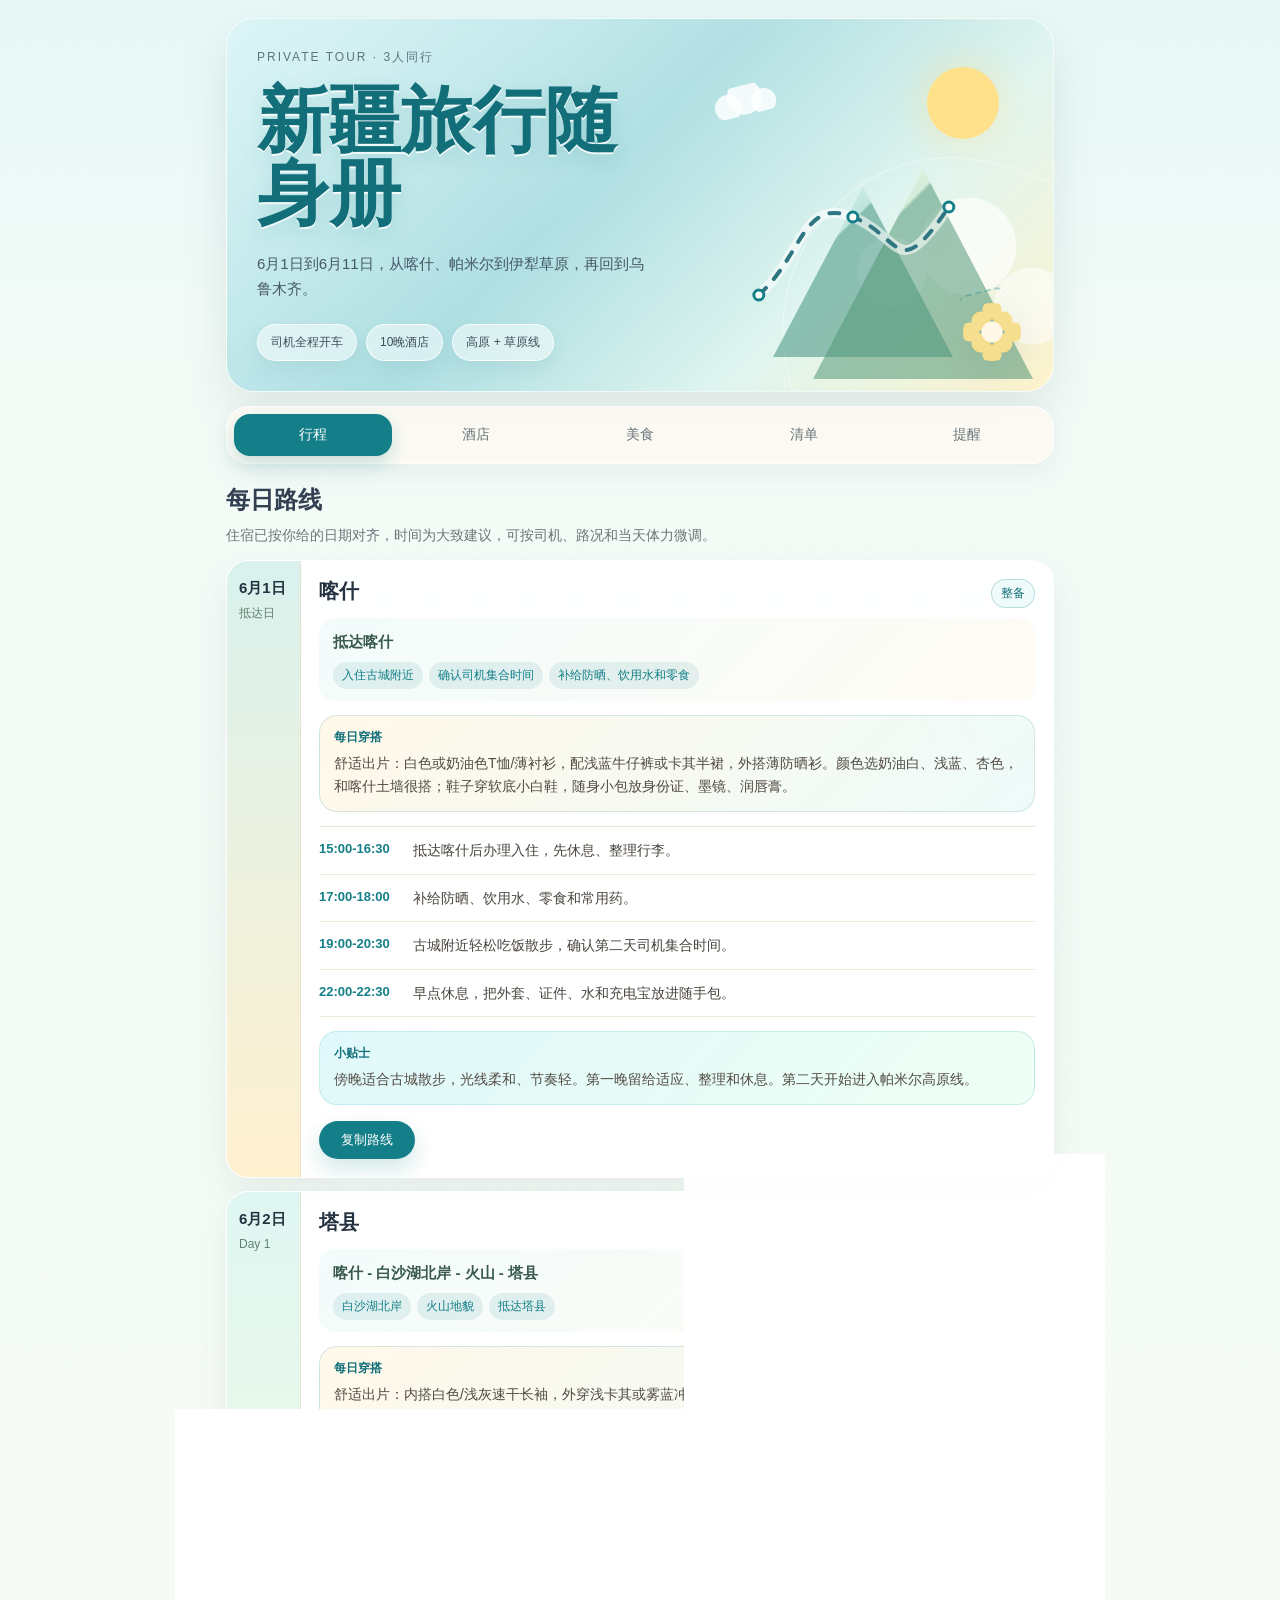
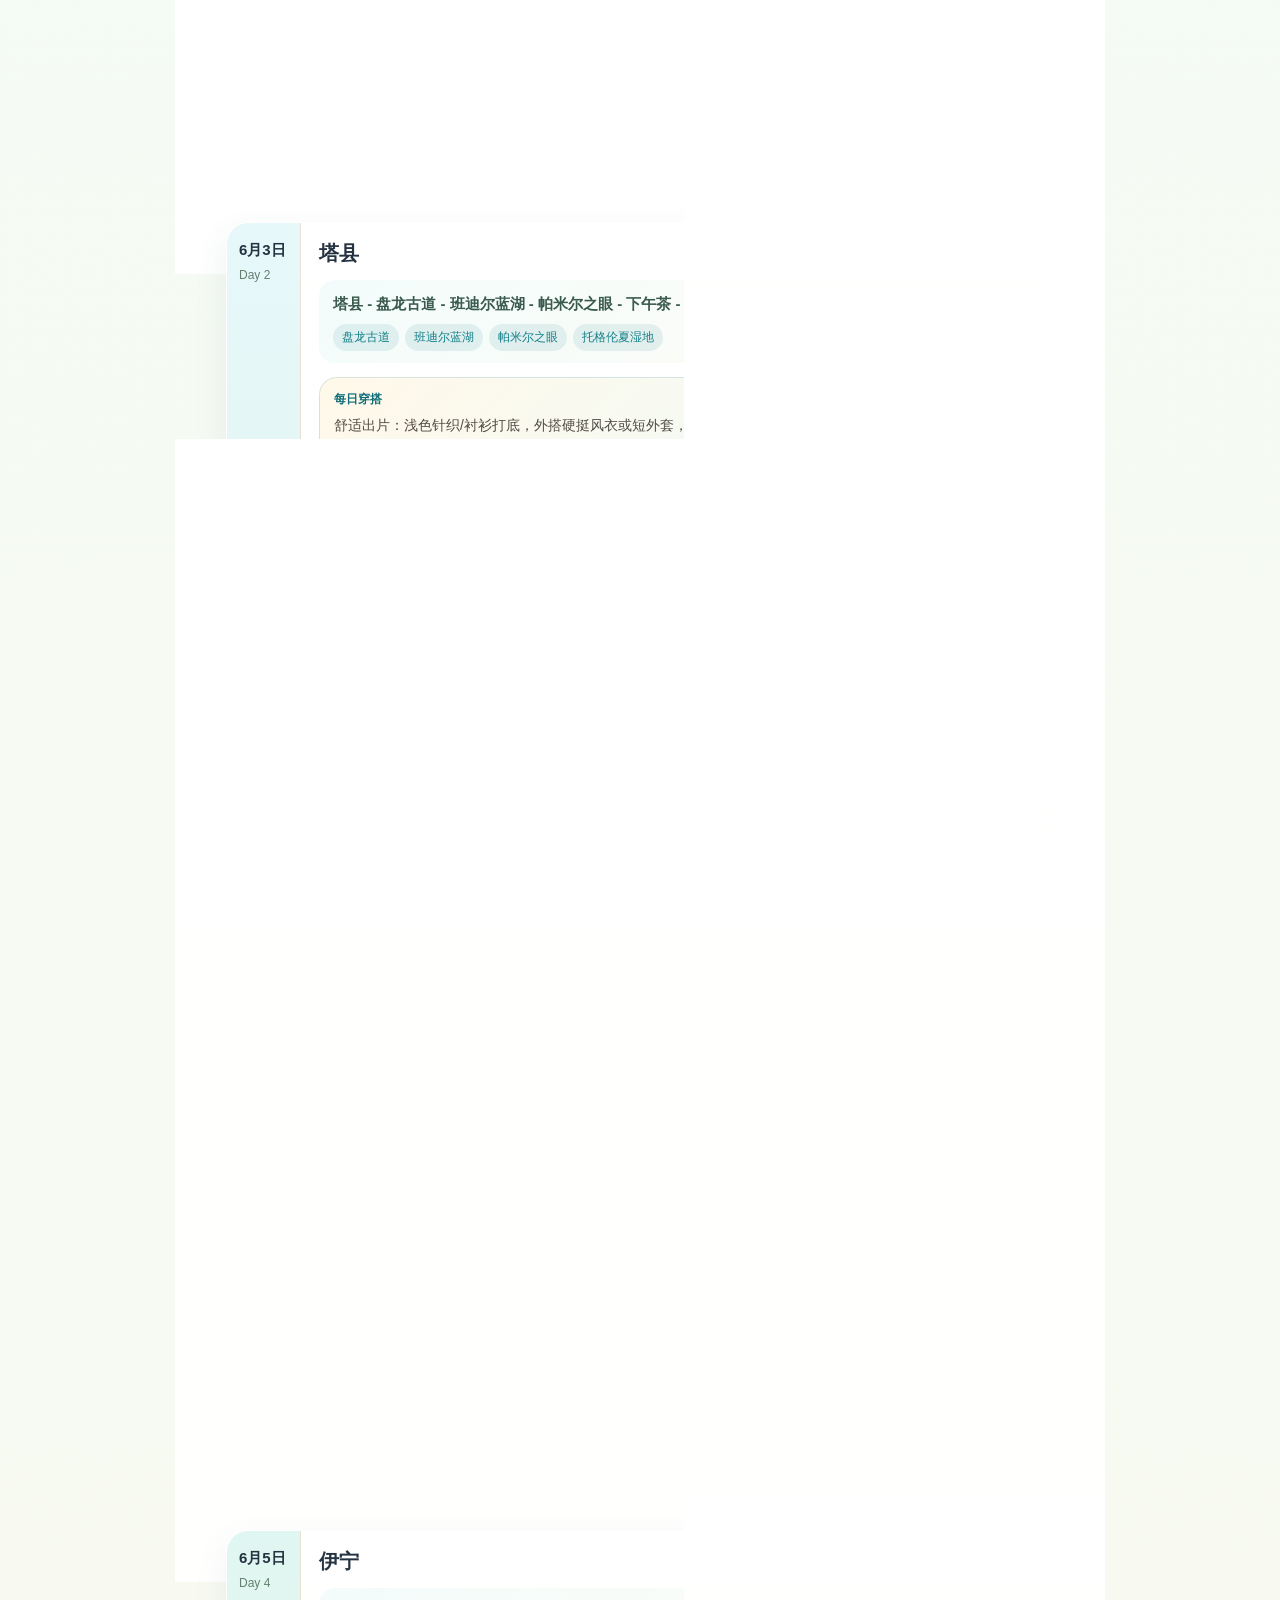
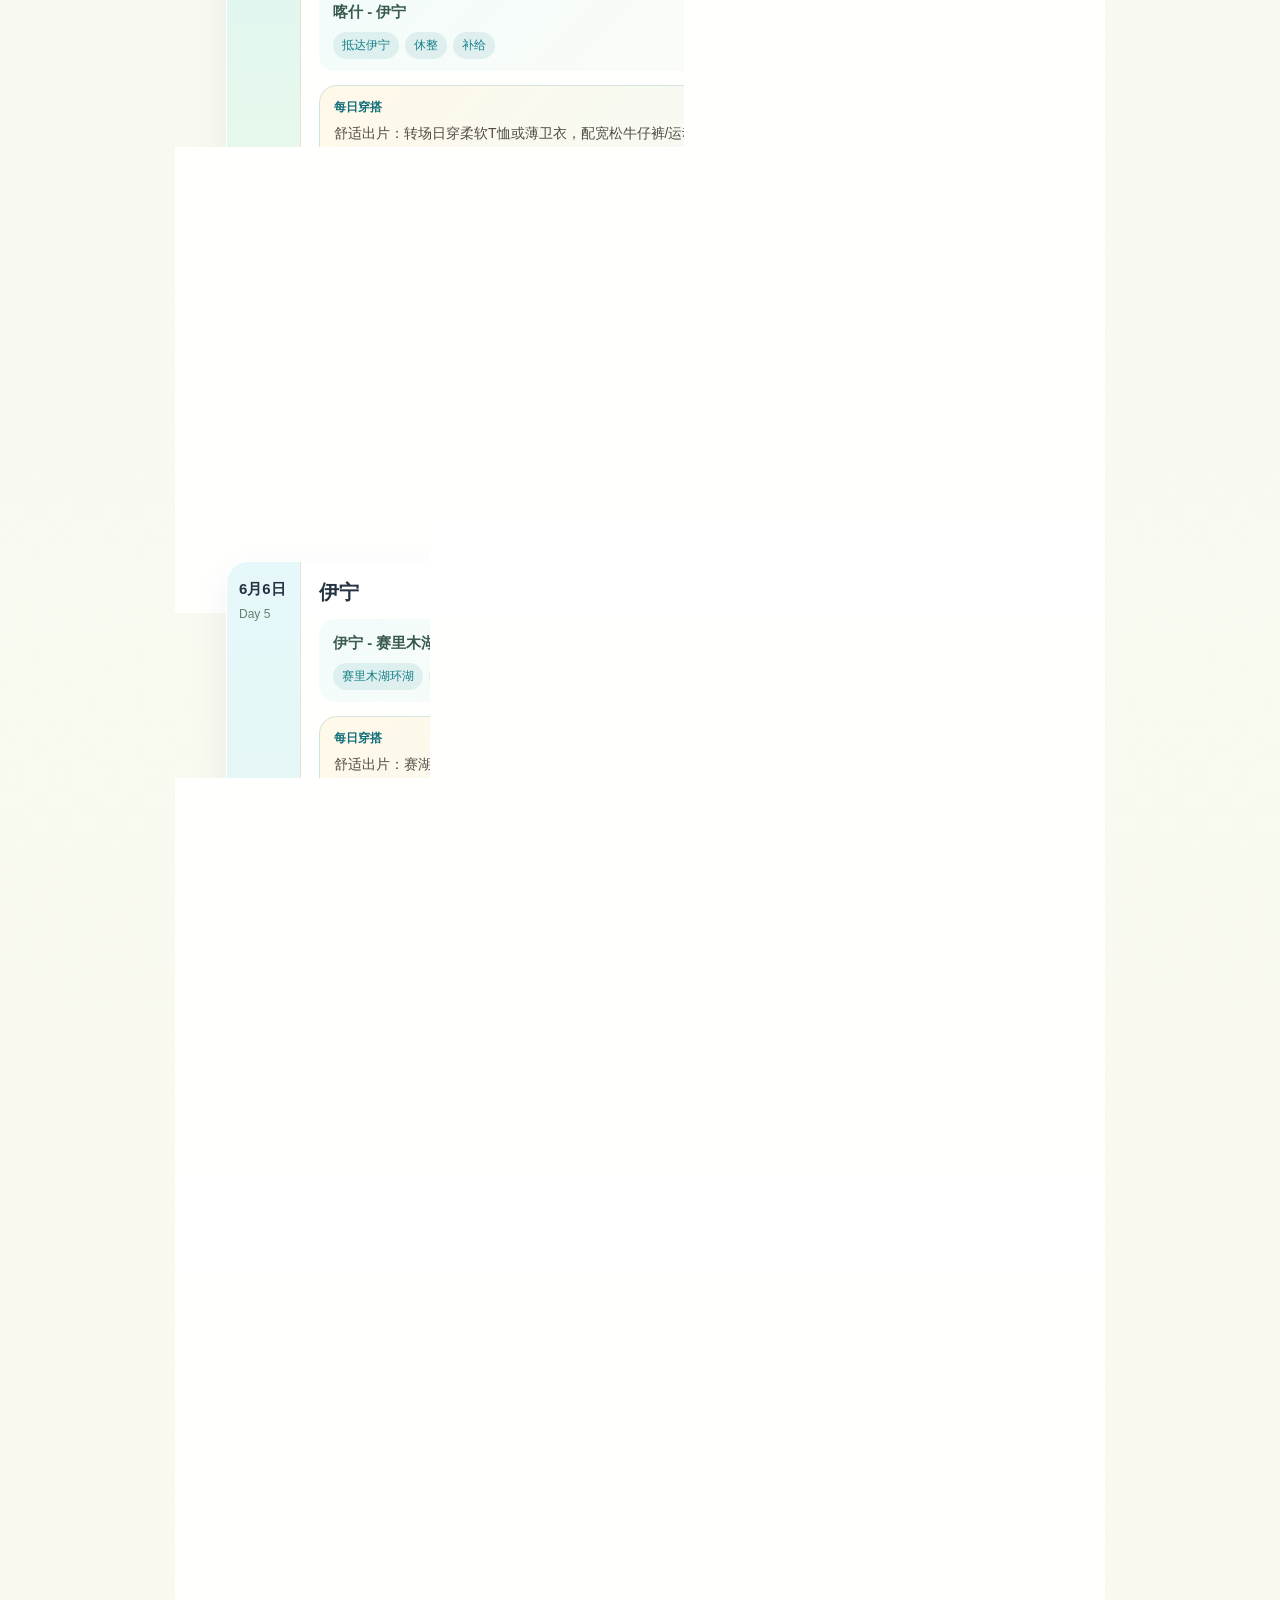
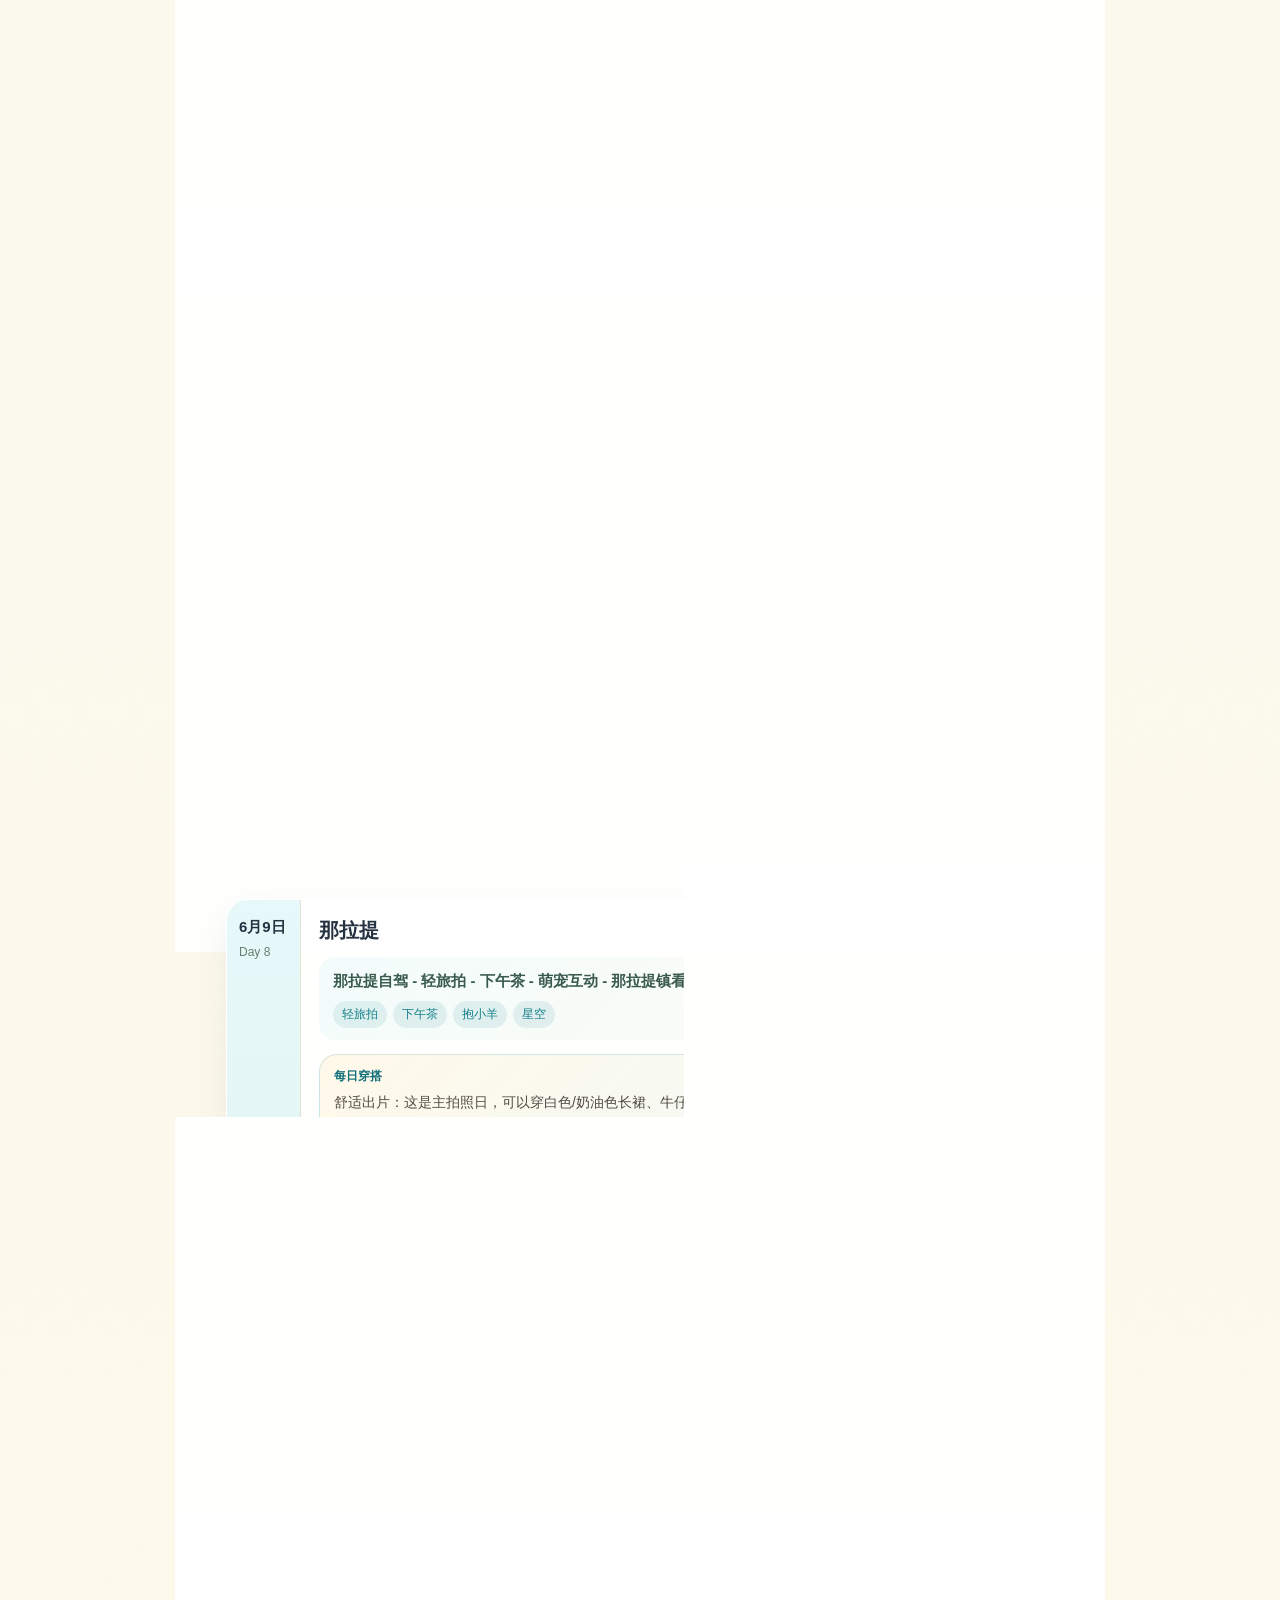
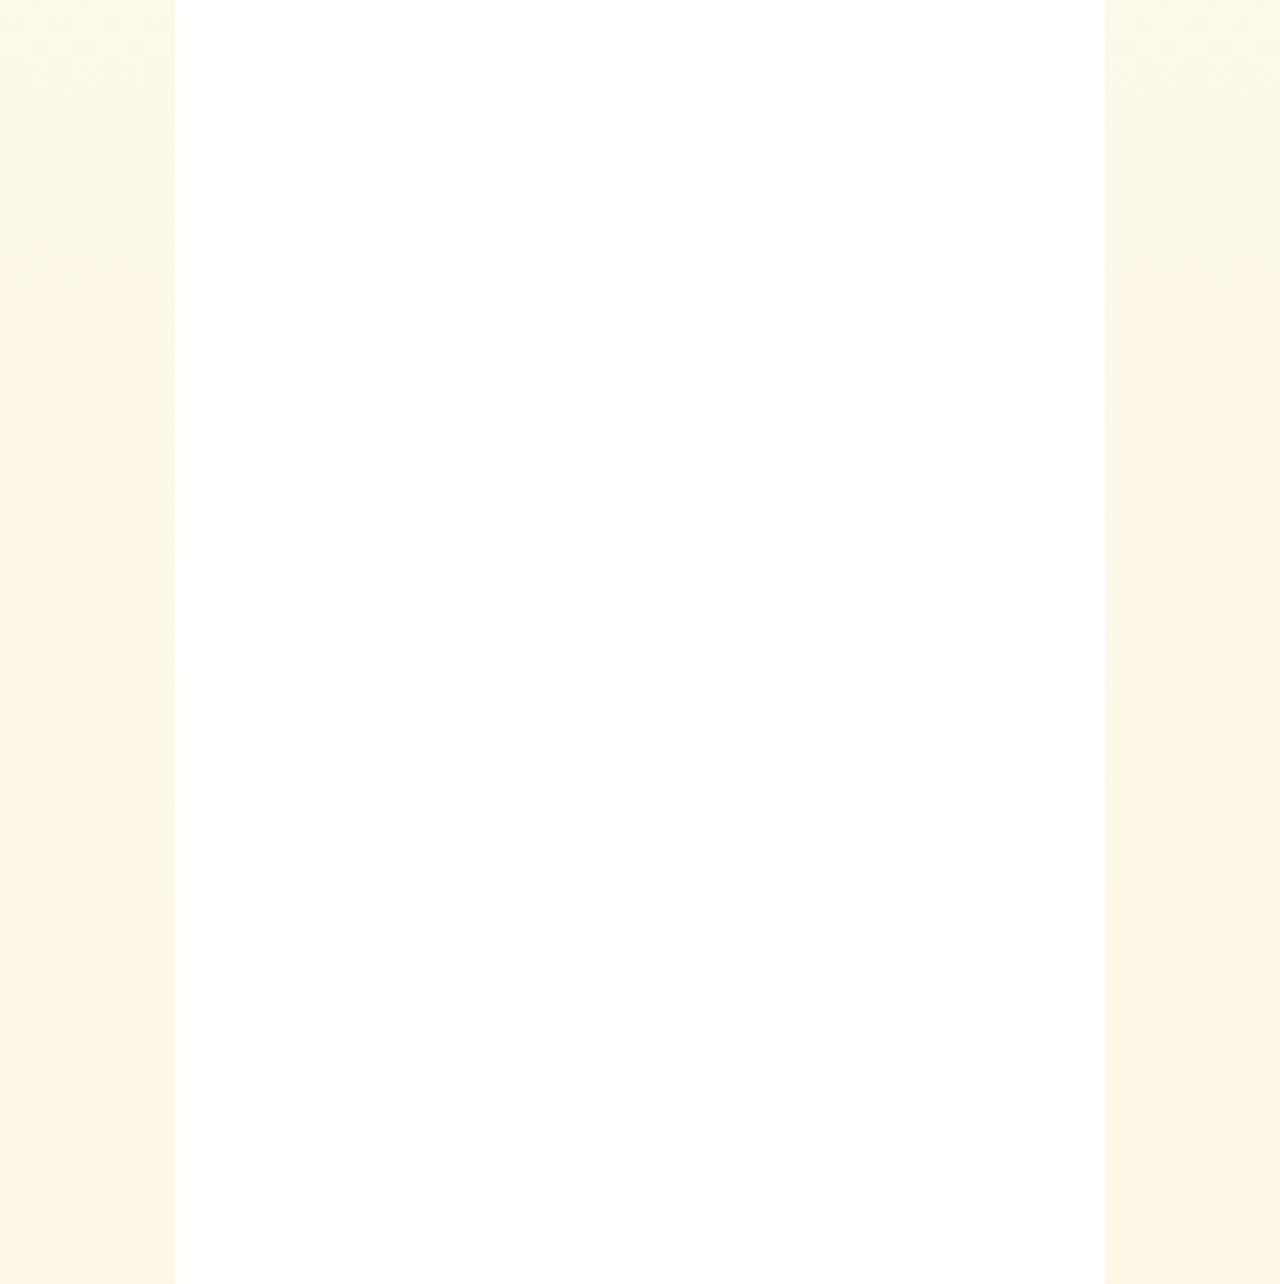
<file: index.html>
<!doctype html>
<html lang="zh-CN">
  <head>
    <meta charset="UTF-8" />
    <meta name="viewport" content="width=device-width, initial-scale=1, viewport-fit=cover" />
    <meta name="theme-color" content="#8fd2d7" />
    <meta name="apple-mobile-web-app-capable" content="yes" />
    <meta name="apple-mobile-web-app-title" content="新疆随身册" />
    <title>新疆旅行随身册</title>
    <link rel="manifest" href="./manifest.webmanifest?v=9" />
    <link rel="stylesheet" href="./styles.css?v=9" />
  </head>
  <body>
    <main class="shell">
      <section class="hero" aria-label="旅行总览">
        <div class="hero-copy">
          <p class="eyebrow">PRIVATE TOUR · 3人同行</p>
          <h1>新疆旅行随身册</h1>
          <p class="hero-text">6月1日到6月11日，从喀什、帕米尔到伊犁草原，再回到乌鲁木齐。</p>
          <div class="hero-stats">
            <span>司机全程开车</span>
            <span>10晚酒店</span>
            <span>高原 + 草原线</span>
          </div>
        </div>
        <div class="route-art" aria-hidden="true">
          <div class="sun"></div>
          <div class="peak peak-a"></div>
          <div class="peak peak-b"></div>
          <svg viewBox="0 0 260 180" role="img">
            <path class="route-shadow" d="M34 134 C78 94, 78 36, 128 56 S171 124, 224 46" />
            <path class="route-line" d="M34 134 C78 94, 78 36, 128 56 S171 124, 224 46" />
            <g class="dots">
              <circle cx="34" cy="134" r="5" />
              <circle cx="128" cy="56" r="5" />
              <circle cx="224" cy="46" r="5" />
            </g>
          </svg>
        </div>
      </section>

      <nav class="tabs" aria-label="页面切换">
        <button class="tab is-active" data-panel="trip" type="button">行程</button>
        <button class="tab" data-panel="hotels" type="button">酒店</button>
        <button class="tab" data-panel="food" type="button">美食</button>
        <button class="tab" data-panel="checklist" type="button">清单</button>
        <button class="tab" data-panel="tips" type="button">提醒</button>
      </nav>

      <section class="panel is-active" id="trip" aria-label="每日行程">
        <div class="section-heading">
          <h2>每日路线</h2>
          <p>住宿已按你给的日期对齐，时间为大致建议，可按司机、路况和当天体力微调。</p>
        </div>
        <div class="timeline" id="tripList"></div>
      </section>

      <section class="panel" id="hotels" aria-label="酒店列表">
        <div class="section-heading">
          <h2>每晚落脚点</h2>
          <p>点击酒店名可复制，后续补地址后可以加一键导航。</p>
        </div>
        <div class="list" id="hotelList"></div>
      </section>

      <section class="panel" id="food" aria-label="美食店铺推荐">
        <div class="section-heading">
          <h2>每日美食</h2>
          <p>按每天所在城市推荐，地址和人均为公开信息与旅行参考价，出发前可再用地图确认营业状态。</p>
        </div>
        <div class="list" id="foodList"></div>
      </section>

      <section class="panel" id="checklist" aria-label="出发清单">
        <div class="section-heading with-action">
          <div>
            <h2>出发前清单</h2>
            <p>勾选状态会保存在这台手机的浏览器里。</p>
          </div>
          <button class="small-action" id="resetChecklist" type="button">重置</button>
        </div>
        <div id="checklistGroups"></div>
      </section>

      <section class="panel" id="tips" aria-label="旅行提醒">
        <div class="section-heading">
          <h2>路上提醒</h2>
          <p>把容易被忙碌行程冲掉的小事放在最顺手的位置。</p>
        </div>
        <div class="list" id="tipList"></div>
        <div class="emergency">
          <a href="tel:120">拨打 120</a>
          <a href="tel:110">拨打 110</a>
        </div>
      </section>
    </main>

    <div class="toast" id="toast" role="status" aria-live="polite"></div>
    <script src="./script.js?v=9"></script>
  </body>
</html>
</file>
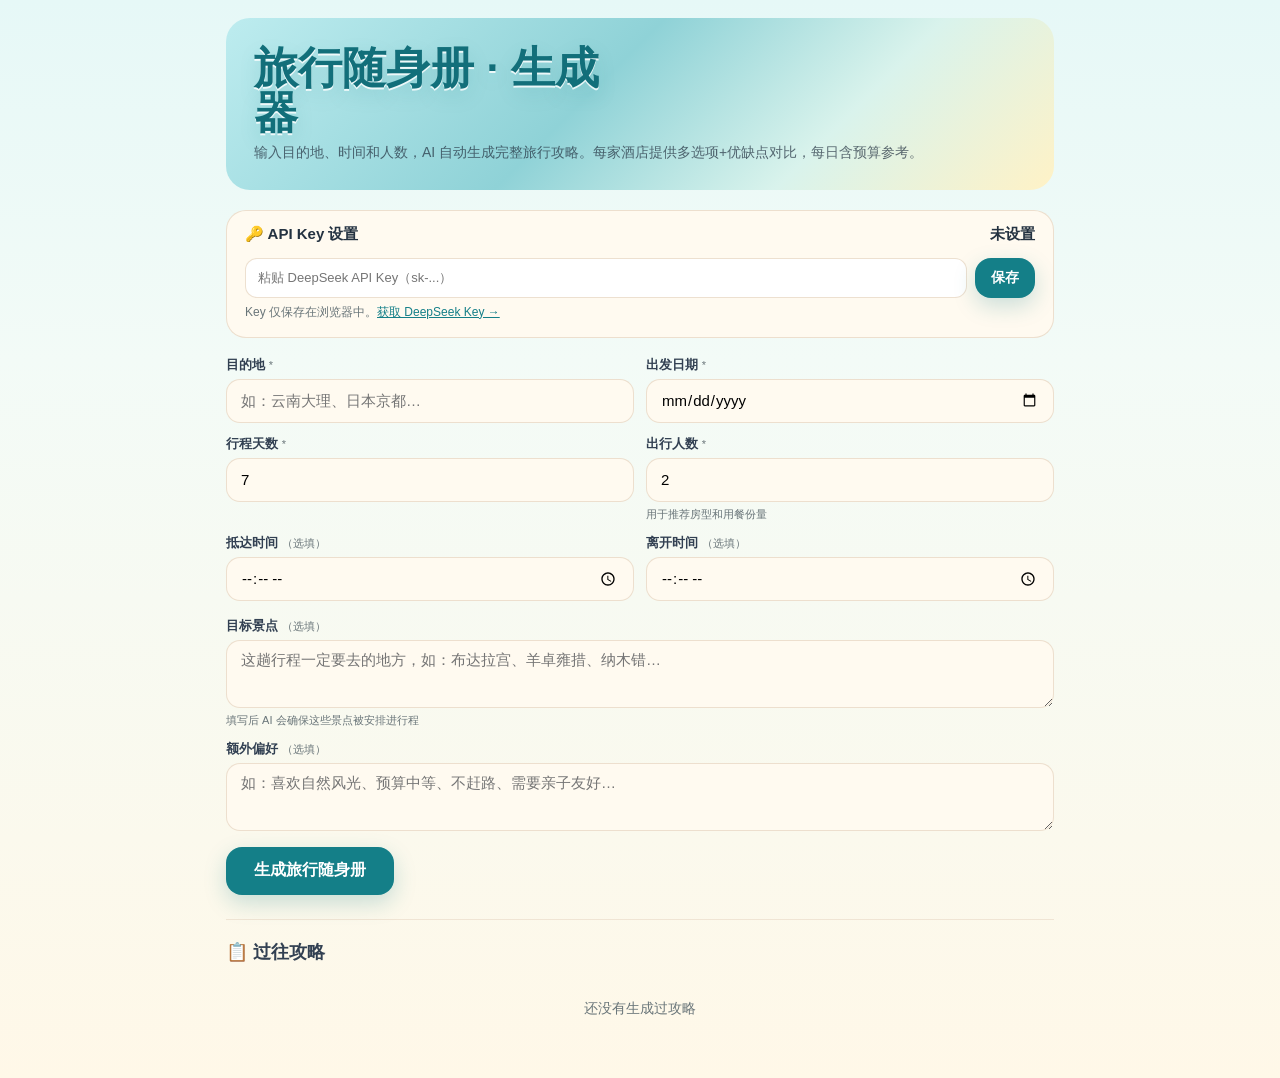
<file: generator.html>
<!doctype html>
<html lang="zh-CN">
<head>
  <meta charset="UTF-8" />
  <meta name="viewport" content="width=device-width, initial-scale=1, viewport-fit=cover" />
  <meta name="theme-color" content="#8fd2d7" />
  <title>旅行随身册 · 生成器</title>
  <link rel="stylesheet" href="./styles.css?v=9" />
  <style>
    .gen-page { max-width: 860px; margin: 0 auto; padding: max(18px, env(safe-area-inset-top)) 16px 36px; }
    .gen-hero { padding: 28px; border-radius: 24px; background: linear-gradient(135deg, #bdecef 0%, #8fd2d7 44%, #d9f3ec 72%, #fff2c6 100%); margin-bottom: 20px; }
    .gen-hero h1 { font-size: clamp(28px, 7vw, 44px); color: #126f7a; margin: 0 0 8px; }
    .gen-hero p { color: rgba(36,50,65,.72); margin: 0; font-size: 14px; }

    .setup-box { margin-bottom: 18px; border: 1px solid rgba(234,219,201,.86); border-radius: 20px; background: #fffaf0; overflow: hidden; transition: all .25s ease; }
    .setup-box.is-set { border-color: rgba(53,174,186,.32); background: #eefbfa; }
    .setup-toggle { width: 100%; display: flex; align-items: center; justify-content: space-between; padding: 14px 18px; border: 0; background: none; cursor: pointer; font: inherit; color: var(--ink); font-size: 15px; font-weight: 600; }
    .setup-body { display: none; padding: 0 18px 16px; }
    .setup-box.is-open .setup-body { display: block; }
    .setup-box.is-set .setup-body { display: none; }
    .setup-row { display: flex; gap: 8px; }
    .setup-row input { flex: 1; min-height: 40px; padding: 8px 12px; border: 1px solid rgba(234,219,201,.86); border-radius: 12px; font: inherit; font-size: 13px; background: #fff; outline: none; }
    .setup-row input:focus { border-color: var(--teal); }
    .setup-hint { margin-top: 6px; font-size: 12px; color: var(--muted); }
    .setup-hint a { color: var(--teal); }

    .form-grid { display: grid; grid-template-columns: 1fr 1fr; gap: 12px; margin-bottom: 16px; }
    @media (max-width:480px) { .form-grid { grid-template-columns: 1fr; } }
    .field { display: flex; flex-direction: column; gap: 5px; }
    .field label { font-size: 13px; font-weight: 600; color: #324052; }
    .field .optional { font-weight: 400; color: var(--muted); font-size: 11px; }
    .field input, .field textarea { min-height: 44px; padding: 10px 14px; border: 1px solid rgba(234,219,201,.86); border-radius: 14px; font: inherit; font-size: 15px; background: #fffaf0; outline: none; resize: vertical; }
    .field input:focus, .field textarea:focus { border-color: var(--teal); }
    .field textarea { min-height: 68px; }
    .field .sublabel { font-size: 11px; color: var(--muted); }

    .btn-row { display: flex; gap: 10px; flex-wrap: wrap; }
    .btn-primary, .btn-secondary { min-height: 48px; padding: 0 28px; border: 0; border-radius: 16px; font: inherit; font-size: 16px; font-weight: 600; cursor: pointer; }
    .btn-primary { background: var(--teal); color: #fff; box-shadow: 0 8px 22px rgba(20,127,136,.22); }
    .btn-primary:disabled { opacity: .5; cursor: not-allowed; }
    .btn-secondary { background: transparent; border: 1px solid rgba(53,174,186,.38); color: var(--teal); }
    .btn-danger { min-height: 36px; padding: 0 16px; border: 1px solid #fcc; border-radius: 12px; background: #fff; color: #d94a4a; font: inherit; font-size: 13px; cursor: pointer; }
    .btn-danger:hover { background: #fef0f0; }

    .loading-box { display: none; text-align: center; padding: 32px; }
    .loading-box.is-active { display: block; }
    .spinner { width: 42px; height: 42px; margin: 0 auto 16px; border: 3px solid #e0e8e4; border-top-color: var(--teal); border-radius: 50%; animation: spin .8s linear infinite; }
    @keyframes spin { to { transform: rotate(360deg); } }
    .loading-box p { color: var(--muted); font-size: 14px; }

    .error-box { display: none; margin-bottom: 16px; padding: 14px 18px; border-radius: 16px; background: #fef0f0; border: 1px solid #fcc; color: #c44; font-size: 14px; }
    .error-box.is-active { display: block; }

    #viewMode { display: none; }
    #viewMode.is-active { display: block; }
    .view-toolbar { display: flex; gap: 10px; margin-bottom: 10px; flex-wrap: wrap; }
    .toc-bar { position: sticky; top: 0; z-index: 5; display: flex; gap: 4px; padding: 8px 16px; margin: 0 auto 16px; max-width: 860px; overflow-x: auto; background: rgba(255,250,242,.88); backdrop-filter: blur(18px); border-bottom: 1px solid rgba(234,219,201,.66); scrollbar-width: none; }
    .toc-bar::-webkit-scrollbar { display: none; }
    .toc-link { flex: none; padding: 8px 18px; border-radius: 20px; font-size: 14px; font-weight: 600; color: var(--muted); text-decoration: none; transition: all .2s ease; }
    .toc-link.is-active, .toc-link:hover { background: var(--teal); color: #fff; box-shadow: 0 6px 16px rgba(20,127,136,.18); }

    /* history */
    .history-section { margin-top: 24px; padding-top: 20px; border-top: 1px solid rgba(234,219,201,.66); }
    .history-head { display: flex; align-items: center; justify-content: space-between; gap: 10px; margin-bottom: 12px; }
    .history-head h2 { margin: 0; font-size: 18px; color: #324052; }
    .history-list { display: grid; gap: 8px; }
    .history-item { display: flex; align-items: center; gap: 10px; padding: 12px 14px; border: 1px solid rgba(234,219,201,.66); border-radius: 16px; background: #fffaf0; cursor: pointer; transition: all .15s ease; }
    .history-item:hover { border-color: var(--teal); background: #eefbfa; }
    .history-item input[type=checkbox] { flex: none; width: 18px; height: 18px; accent-color: var(--teal); }
    .history-info { flex: 1; min-width: 0; }
    .history-info strong { display: block; font-size: 15px; color: var(--ink); }
    .history-info span { font-size: 12px; color: var(--muted); }
    .history-del { flex: none; width: 28px; height: 28px; border: 0; border-radius: 50%; background: transparent; color: #c4b8a8; font-size: 16px; cursor: pointer; }
    .history-del:hover { background: #fce4e4; color: #d94a4a; }
    .history-empty { text-align: center; padding: 24px; color: var(--muted); font-size: 14px; }

    /* hotel options */
    .hotel-options { margin-top: 8px; }
    .hotel-option { padding: 12px; margin-top: 6px; border: 1px solid rgba(234,219,201,.66); border-radius: 14px; background: #fffdf7; }
    .hotel-option .ho-name { font-size: 15px; font-weight: 700; color: var(--ink); }
    .hotel-option .ho-addr, .hotel-option .ho-phone { display: block; font-size: 12px; color: var(--muted); margin-top: 2px; }
    .hotel-option .ho-procon { display: flex; gap: 16px; margin-top: 6px; font-size: 12px; }
    .ho-pros, .ho-cons { flex: 1; }
    .ho-pros span { color: #3f8b6b; }
    .ho-cons span { color: #d98a5a; }
    .ho-pros li, .ho-cons li { margin-top: 2px; color: #514b43; }
    .hotel-show-more { display: inline-block; margin-top: 6px; padding: 0; border: 0; background: none; color: var(--teal); font: inherit; font-size: 13px; cursor: pointer; text-decoration: underline; }

    /* budget tag */
    .budget-tag { display: inline-block; margin-top: 6px; padding: 4px 10px; border-radius: 999px; background: #fff2c6; color: #8a6d14; font-size: 12px; font-weight: 600; }

    /* expanded hotel options */
    .hotel-options-panel { display: none; }
    .hotel-options-panel.is-open { display: block; }
  </style>
</head>
<body>
<div id="inputMode" class="gen-page">
  <div class="gen-hero">
    <h1>旅行随身册 · 生成器</h1>
    <p>输入目的地、时间和人数，AI 自动生成完整旅行攻略。每家酒店提供多选项+优缺点对比，每日含预算参考。</p>
  </div>

  <div class="setup-box is-open" id="setupBox">
    <button class="setup-toggle" id="setupToggle" type="button">
      <span>🔑 API Key 设置</span><span id="setupStatus">未设置</span>
    </button>
    <div class="setup-body">
      <div class="setup-row">
        <input type="password" id="apiKeyInput" placeholder="粘贴 DeepSeek API Key（sk-...）" />
        <button class="btn-primary" id="saveKeyBtn" type="button" style="min-height:40px;font-size:14px;padding:0 16px;">保存</button>
      </div>
      <p class="setup-hint">Key 仅保存在浏览器中。<a href="https://platform.deepseek.com/api_keys" target="_blank">获取 DeepSeek Key →</a></p>
    </div>
  </div>

  <div class="error-box" id="errorBox"></div>

  <form id="genForm">
    <div class="form-grid">
      <div class="field"><label>目的地 <span class="optional">*</span></label><input type="text" id="destInput" placeholder="如：云南大理、日本京都…" required /></div>
      <div class="field"><label>出发日期 <span class="optional">*</span></label><input type="date" id="dateInput" required /></div>
      <div class="field"><label>行程天数 <span class="optional">*</span></label><input type="number" id="daysInput" value="7" min="2" max="20" required /></div>
      <div class="field"><label>出行人数 <span class="optional">*</span></label><input type="number" id="peopleInput" value="2" min="1" max="20" required /><span class="sublabel">用于推荐房型和用餐份量</span></div>
      <div class="field"><label>抵达时间 <span class="optional">（选填）</span></label><input type="time" id="arriveTimeInput" /></div>
      <div class="field"><label>离开时间 <span class="optional">（选填）</span></label><input type="time" id="departTimeInput" /></div>
    </div>
    <div class="field" style="margin-bottom:12px;">
      <label>目标景点 <span class="optional">（选填）</span></label>
      <textarea id="attractionsInput" placeholder="这趟行程一定要去的地方，如：布达拉宫、羊卓雍措、纳木错…"></textarea>
      <span class="sublabel">填写后 AI 会确保这些景点被安排进行程</span>
    </div>
    <div class="field" style="margin-bottom:16px;">
      <label>额外偏好 <span class="optional">（选填）</span></label>
      <textarea id="prefsInput" placeholder="如：喜欢自然风光、预算中等、不赶路、需要亲子友好…"></textarea>
    </div>
    <div class="btn-row">
      <button class="btn-primary" id="genBtn" type="submit">生成旅行随身册</button>
    </div>
  </form>

  <div class="loading-box" id="loadingBox">
    <div class="spinner"></div>
    <p id="loadingText">正在规划行程…</p>
  </div>

  <div class="history-section" id="historySection">
    <div class="history-head">
      <h2>📋 过往攻略</h2>
      <div style="display:flex;gap:8px;">
        <button class="btn-danger" id="batchDelBtn" type="button" style="display:none;">删除选中</button>
      </div>
    </div>
    <div class="history-list" id="historyList"></div>
  </div>
</div>

<div id="viewMode">
  <div class="view-toolbar shell">
    <button class="btn-secondary" id="backBtn" type="button" style="min-height:38px;font-size:14px;padding:0 16px;">← 重新生成</button>
    <button class="btn-secondary" id="exportBtn" type="button" style="min-height:38px;font-size:14px;padding:0 16px;">导出 JSON</button>
  </div>
  <nav class="toc-bar" id="tocBar">
    <a class="toc-link is-active" href="#trip">行程</a>
    <a class="toc-link" href="#hotels">酒店</a>
    <a class="toc-link" href="#food">美食</a>
    <a class="toc-link" href="#checklist">清单</a>
    <a class="toc-link" href="#tips">提醒</a>
  </nav>
  <main class="shell" id="viewContent"></main>
</div>

<div class="toast" id="toast" role="status" aria-live="polite"></div>

<script>
(function() {
  let travelData = null;
  let apiKey = localStorage.getItem("travel-gen-ds-key") || "";
  const storeDataKey = "travel-gen-data";
  const storeHistoryKey = "travel-gen-history";
  const MAX_HISTORY = 20;

  const $ = (s) => document.querySelector(s);
  const inputMode = $("#inputMode");
  const viewMode = $("#viewMode");
  const setupBox = $("#setupBox");
  const setupToggle = $("#setupToggle");
  const setupStatus = $("#setupStatus");
  const apiKeyInput = $("#apiKeyInput");
  const saveKeyBtn = $("#saveKeyBtn");
  const genForm = $("#genForm");
  const genBtn = $("#genBtn");
  const loadingBox = $("#loadingBox");
  const loadingText = $("#loadingText");
  const errorBox = $("#errorBox");
  const destInput = $("#destInput");
  const dateInput = $("#dateInput");
  const daysInput = $("#daysInput");
  const peopleInput = $("#peopleInput");
  const arriveTimeInput = $("#arriveTimeInput");
  const departTimeInput = $("#departTimeInput");
  const attractionsInput = $("#attractionsInput");
  const prefsInput = $("#prefsInput");
  const backBtn = $("#backBtn");
  const exportBtn = $("#exportBtn");
  const viewContent = $("#viewContent");
  const toast = $("#toast");
  const historyList = $("#historyList");
  const batchDelBtn = $("#batchDelBtn");

  // ── history ──
  function getHistory() {
    try { return JSON.parse(localStorage.getItem(storeHistoryKey) || "[]"); } catch { return []; }
  }
  function saveHistory(arr) { localStorage.setItem(storeHistoryKey, JSON.stringify(arr.slice(0, MAX_HISTORY))); }

  function addToHistory(data) {
    const arr = getHistory();
    arr.unshift({
      id: Date.now().toString(36) + Math.random().toString(36).slice(2,6),
      destination: destInput.value.trim(),
      startDate: dateInput.value,
      days: parseInt(daysInput.value),
      people: parseInt(peopleInput.value),
      generatedAt: new Date().toISOString(),
      data: data
    });
    saveHistory(arr);
    renderHistory();
  }

  function deleteHistory(id) {
    saveHistory(getHistory().filter((h) => h.id !== id));
    renderHistory();
  }

  function batchDeleteHistory(ids) {
    const idSet = new Set(ids);
    saveHistory(getHistory().filter((h) => !idSet.has(h.id)));
    renderHistory();
  }

  function renderHistory() {
    const arr = getHistory();
    if (!arr.length) { historyList.innerHTML = '<div class="history-empty">还没有生成过攻略</div>'; batchDelBtn.style.display = "none"; return; }
    const checked = new Set();
    historyList.innerHTML = arr.map((h) => {
      const d = new Date(h.startDate);
      const dateStr = (d.getMonth()+1)+"月"+d.getDate()+"日";
      const genDate = new Date(h.generatedAt);
      const genStr = genDate.getMonth()+1+"/"+genDate.getDate()+" "+genDate.getHours().toString().padStart(2,"0")+":"+genDate.getMinutes().toString().padStart(2,"0");
      return '<div class="history-item" data-hid="'+h.id+'"><input type="checkbox" class="hist-cb" data-hid="'+h.id+'" /><div class="history-info"><strong>'+h.destination+'</strong><span>'+dateStr+' · '+h.days+'天 · '+h.people+'人 ｜ '+genStr+' 生成</span></div><button class="history-del" data-hdel="'+h.id+'" aria-label="删除">×</button></div>';
    }).join("");
    batchDelBtn.style.display = "block";
  }

  // history events
  historyList.addEventListener("click", (e) => {
    const delBtn = e.target.closest("[data-hdel]");
    if (delBtn) { e.stopPropagation(); deleteHistory(delBtn.dataset.hdel); return; }
    const cb = e.target.closest(".hist-cb");
    if (cb) { e.stopPropagation(); updateBatchBtn(); return; }
    const item = e.target.closest(".history-item");
    if (item) {
      const h = getHistory().find((hh) => hh.id === item.dataset.hid);
      if (h && h.data) {
        travelData = h.data;
        destInput.value = h.destination;
        dateInput.value = h.startDate;
        daysInput.value = h.days;
        peopleInput.value = h.people;
        localStorage.setItem(storeDataKey, JSON.stringify(h.data));
        renderView(h.data);
        inputMode.style.display = "none";
        viewMode.classList.add("is-active");
        window.scrollTo({ top: 0, behavior: "smooth" });
      }
    }
  });

  batchDelBtn.addEventListener("click", () => {
    const ids = [...document.querySelectorAll(".hist-cb:checked")].map((c) => c.dataset.hid);
    if (!ids.length) { showToast("请先勾选要删除的攻略"); return; }
    batchDeleteHistory(ids);
    showToast("已删除 "+ids.length+" 条");
  });

  function updateBatchBtn() {
    const count = document.querySelectorAll(".hist-cb:checked").length;
    batchDelBtn.textContent = count ? "删除选中 ("+count+")" : "删除选中";
  }

  renderHistory();

  // ── api key ──
  function updateSetupUI() {
    if (apiKey) {
      setupBox.classList.add("is-set"); setupBox.classList.remove("is-open");
      setupStatus.textContent = "已设置 ✓"; setupStatus.style.color = "var(--teal)";
      apiKeyInput.value = apiKey;
    } else {
      setupBox.classList.remove("is-set"); setupBox.classList.add("is-open");
      setupStatus.textContent = "未设置"; setupStatus.style.color = "";
    }
  }
  updateSetupUI();
  if (apiKey) apiKeyInput.value = apiKey;

  setupToggle.addEventListener("click", () => {
    if (setupBox.classList.contains("is-set")) { setupBox.classList.remove("is-set"); setupBox.classList.add("is-open"); }
    else { setupBox.classList.add("is-open"); }
  });

  saveKeyBtn.addEventListener("click", () => {
    const val = apiKeyInput.value.trim();
    if (!val) return;
    apiKey = val;
    localStorage.setItem("travel-gen-ds-key", apiKey);
    updateSetupUI();
    showToast("API Key 已保存");
  });

  // ── toast ──
  function showToast(msg) {
    toast.textContent = msg; toast.classList.add("show");
    clearTimeout(showToast.timer);
    showToast.timer = setTimeout(() => toast.classList.remove("show"), 1600);
  }

  // ── error ──
  function showError(msg) { errorBox.textContent = msg; errorBox.classList.add("is-active"); }
  function hideError() { errorBox.classList.remove("is-active"); }

  // ── loading ──
  const loadingMessages = ["正在分析目的地…","正在规划每日路线…","正在筛选酒店（多选项+优缺点）…","正在搜索美食…","正在估算每日预算…","正在整理清单…","即将完成…"];
  let loadingIdx = 0, loadingTimer = null;
  function startLoading() {
    loadingBox.classList.add("is-active"); genBtn.disabled = true; loadingIdx = 0;
    loadingText.textContent = loadingMessages[0];
    loadingTimer = setInterval(() => { loadingIdx = (loadingIdx+1) % loadingMessages.length; loadingText.textContent = loadingMessages[loadingIdx]; }, 4000);
  }
  function stopLoading() { loadingBox.classList.remove("is-active"); genBtn.disabled = false; clearInterval(loadingTimer); }

  // ── API call (DeepSeek) ──
  async function callAI(systemPrompt, userMessage) {
    const resp = await fetch("https://api.deepseek.com/v1/chat/completions", {
      method: "POST",
      headers: { "Content-Type": "application/json", "Authorization": "Bearer " + apiKey },
      body: JSON.stringify({
        model: "deepseek-v4-pro", max_tokens: 8192, temperature: 0.7,
        response_format: { type: "json_object" },
        messages: [{ role: "system", content: systemPrompt }, { role: "user", content: userMessage }]
      })
    });
    if (!resp.ok) { const err = await resp.json().catch(() => ({})); throw new Error(err.error?.message || "API 请求失败 ("+resp.status+")"); }
    const data = await resp.json();
    return data.choices[0].message.content;
  }

  // ── generate ──
  genForm.addEventListener("submit", async (e) => {
    e.preventDefault(); hideError();
    if (!apiKey) { showError("请先设置 DeepSeek API Key（点击上方 API Key 设置）。获取地址：platform.deepseek.com"); setupBox.classList.add("is-open"); setupBox.classList.remove("is-set"); return; }

    const dest = destInput.value.trim();
    const startDate = dateInput.value;
    const days = parseInt(daysInput.value);
    const people = parseInt(peopleInput.value);
    const prefs = prefsInput.value.trim();
    const arriveTime = arriveTimeInput.value;
    const departTime = departTimeInput.value;
    const attractions = attractionsInput.value.trim();

    if (!dest || !startDate || !days) { showError("请填写目的地、日期和天数"); return; }

    const start = new Date(startDate);
    const end = new Date(start); end.setDate(end.getDate() + days - 1);
    const endStr = (end.getMonth()+1)+"月"+end.getDate()+"日";
    const startStr = (start.getMonth()+1)+"月"+start.getDate()+"日";

    startLoading();
    try {
      const systemPrompt = `你是一位资深旅行规划专家。根据用户输入的目的地、日期、人数和偏好，生成一份完整详细的旅行随身册数据。

你必须返回纯 JSON（不要包裹在 markdown 代码块中），格式如下：
{
  "tripDays": [
    { "day": "抵达日", "date": "X月X日", "route": "简短路线描述", "location": "当晚住宿城市", "distance": "车程描述如约300km/4h或城市转场或环线游玩", "highlights": ["亮点1","亮点2"], "bestTime": "最佳观赏时间和光线建议", "outfit": "每日穿搭建议（含颜色搭配推荐，150字以内）", "budget": "约XX-XX元/人（含门票/交通/餐饮说明）", "schedule": [{"time":"08:00-09:00","plan":"具体安排"}], "note": "当天特别提醒" }
  ],
  "hotels": [
    { "date": "X月X日", "city": "城市", "nights": "X晚", "options": [
      { "name": "酒店全名", "address": "详细地址", "phone": "电话", "pros": ["优点1","优点2","优点3"], "cons": ["不足1"] }
    ] }
  ],
  "foodRecommendations": [
    { "date": "X月X日", "city": "城市", "note": "当天餐饮说明", "lunch": [{"name":"餐厅名","address":"详细地址","dishes":"推荐菜","price":"约XX-XX元/人"}], "dinner": [{"name":"餐厅名","address":"详细地址","dishes":"推荐菜","price":"约XX-XX元/人"}] }
  ],
  "checklist": [
    { "group": "分组名如证件与支付", "items": ["物品1","物品2"] }
  ],
  "tips": [
    { "title": "标题", "body": "具体提醒内容", "tone": "标签如气候/安全/礼仪/通讯" }
  ]
}

重要要求：
1. tripDays 按日期顺序，从抵达日到最后一天。schedule 每天 4 个时间段。每个行程日必须有 budget 字段，估算当天人均花费（考虑交通、门票、餐饮、住宿外的开销）。
2. 酒店推荐极为重要：每晚推荐 2-3 家酒店作为 options 数组。筛选标准：优先 2024-2025 年新开业/新装修；评分 ≥ 4.5；差评率 < 5%；舒适型及以上（四星或精品民宿）。每家酒店必须列出至少 2 条优点（pros）和 1 条不足（cons），必须包含详细地址和电话。
3. 美食推荐要包含当地真正的特色餐厅，地址尽量具体，避免"景区周边"这种模糊描述。
4. checklist 分 5-6 组，每组 3-8 项。
5. tips 需要 6-8 条，贴合目的地实际情况。
6. 所有内容用中文，日期格式为"X月X日"。
7. 路线安排要合理，景点之间的距离和游玩时间要科学。`;

      let userMessage = `目的地：${dest}
出发日期：${startStr}，共 ${days} 天（${startStr} - ${endStr}）
出行人数：${people} 人`;

      if (arriveTime) userMessage += `\n抵达时间：${arriveTime}`;
      if (departTime) userMessage += `\n离开时间：${departTime}`;
      if (attractions) userMessage += `\n必须包含的景点：${attractions}（这些景点必须在行程中安排）`;
      if (prefs) userMessage += `\n额外偏好：${prefs}`;
      if (arriveTime) userMessage += `\n\n请注意：根据抵达时间 ${arriveTime} 调整第一天的安排。`;
      if (departTime) userMessage += `\n请注意：根据离开时间 ${departTime} 调整最后一天的安排。`;

      userMessage += "\n\n请生成旅行随身册数据。";

      const content = await callAI(systemPrompt, userMessage);
      const data = JSON.parse(content);
      travelData = data;

      localStorage.setItem(storeDataKey, JSON.stringify(data));
      addToHistory(data);
      renderView(data);
      stopLoading();
      inputMode.style.display = "none";
      viewMode.classList.add("is-active");
      window.scrollTo({ top: 0, behavior: "smooth" });
    } catch (err) {
      stopLoading();
      showError("生成失败：" + err.message);
      console.error(err);
    }
  });

  // ── render functions ──
  function buildTripCopy(item) {
    const header = ["路线: "+item.route, "住宿: "+item.location, "日期: "+item.date, "预算: "+(item.budget||"未估算"), ""];
    const schedule = item.schedule.map((s) => s.time+"  "+s.plan);
    const footer = ["", "备注: "+item.note];
    return [...header, ...schedule, ...footer].join("\n");
  }

  function renderView(data) {
    viewContent.innerHTML = `
      <section class="hero">
        <div class="hero-copy">
          <p class="eyebrow">PRIVATE TOUR · ${peopleInput.value}人同行</p>
          <h1>${destInput.value.trim()}旅行随身册</h1>
          <p class="hero-text">${dateInput.value ? (()=>{const s=new Date(dateInput.value);return(s.getMonth()+1)+"月"+s.getDate()+"日";})():""} 到 ${(()=>{const s=new Date(dateInput.value);if(!dateInput.value)return"";const e=new Date(s);e.setDate(e.getDate()+parseInt(daysInput.value)-1);return(e.getMonth()+1)+"月"+e.getDate()+"日";})()}，共 ${daysInput.value} 天。</p>
          <div class="hero-stats"><span>${data.tripDays[0]?.location||""} 出发</span><span>${data.hotels.length} 晚酒店</span><span>${peopleInput.value} 人出行</span></div>
        </div>
        <div class="route-art" aria-hidden="true"><div class="sun"></div><div class="peak peak-a"></div><div class="peak peak-b"></div><svg viewBox="0 0 260 180" role="img"><path class="route-shadow" d="M34 134 C78 94, 78 36, 128 56 S171 124, 224 46"/><path class="route-line" d="M34 134 C78 94, 78 36, 128 56 S171 124, 224 46"/><g class="dots"><circle cx="34" cy="134" r="5"/><circle cx="128" cy="56" r="5"/><circle cx="224" cy="46" r="5"/></g></svg></div>
      </section>
      <nav class="tabs" aria-label="页面切换">
        <button class="tab is-active" data-panel="trip" type="button">行程</button><button class="tab" data-panel="hotels" type="button">酒店</button><button class="tab" data-panel="food" type="button">美食</button><button class="tab" data-panel="checklist" type="button">清单</button><button class="tab" data-panel="tips" type="button">提醒</button>
      </nav>
      <div id="trip" class="panel is-active">${renderTripPanel(data)}</div>
      <div id="hotels" class="panel">${renderHotelsPanel(data)}</div>
      <div id="food" class="panel">${renderFoodPanel(data)}</div>
      <div id="checklist" class="panel">${renderChecklistPanel(data)}</div>
      <div id="tips" class="panel">${renderTipsPanel(data)}</div>
    `;
    bindViewEvents(data);
  }

  function renderTripPanel(data) {
    if (!data.tripDays) return "<p>暂无数据</p>";
    return '<div class="section-heading"><h2>每日路线</h2><p>时间为大致建议，可按实际情况微调。</p></div><div class="timeline">'+data.tripDays.map((item,idx)=>`
      <article class="day-card">
        <div class="date-rail"><strong>${item.date}</strong><span>${item.day}</span></div>
        <div class="day-body">
          <div class="card-top"><div class="place">${item.location}</div><div class="tag">${item.distance}</div></div>
          ${item.budget?'<span class="budget-tag">'+item.budget+'</span>':''}
          <div class="route-block"><p class="route-line">${item.route}</p><div class="chips">${(item.highlights||[]).map((h)=>"<span>"+h+"</span>").join("")}</div></div>
          <div class="outfit"><span>每日穿搭</span><p>${item.outfit}</p></div>
          <div class="day-schedule">${(item.schedule||[]).map((s)=>'<div class="schedule-row"><time>'+s.time+'</time><p>'+s.plan+'</p></div>').join("")}</div>
          <div class="trip-tips"><span>小贴士</span><p>${item.bestTime}。${item.note}</p></div>
          <button class="copy-btn" data-trip-copy="${idx}" type="button">复制路线</button>
        </div>
      </article>`).join("")+'</div>';
  }

  function renderHotelsPanel(data) {
    if (!data.hotels) return "<p>暂无数据</p>";
    return '<div class="section-heading"><h2>每晚落脚点</h2><p>每晚 2-3 家酒店选项，按新开业·高评分·舒适标准筛选，附优缺点对比。</p></div><div class="list">'+data.hotels.map((h,hi)=>{
      const primary = (h.options&&h.options[0])||{};
      const getCopy = (o)=>o.name+"&#10;地址: "+o.address+"&#10;电话: "+o.phone+"&#10;日期: "+h.date+" · "+h.nights;
      return `<article class="hotel-card">
        <div class="hotel-meta"><span>${h.date} · ${h.nights}</span><span>${h.city}</span></div>
        ${h.options&&h.options.length>1?'<h3>'+h.city+' · '+(h.options.length)+'家可选</h3>':'<h3>'+primary.name+'</h3>'}
        <p class="hotel-address">${primary.address}</p>
        <p class="hotel-phone"><a href="tel:${primary.phone}">${primary.phone}</a></p>
        ${primary.pros?`<div class="ho-procon"><div class="ho-pros"><span>✓ ${(primary.pros||[]).join(' / ')}</span></div><div class="ho-cons"><span>✗ ${(primary.cons||[]).join(' / ')}</span></div></div>`:''}
        <button class="copy-btn" data-copy="${getCopy(primary)}" type="button">复制首选</button>
        ${h.options&&h.options.length>1?`
          <button class="hotel-show-more" data-hotel-idx="${hi}" type="button">查看全部 ${h.options.length} 家酒店对比 →</button>
          <div class="hotel-options-panel" id="hotelOpts-${hi}">
            ${h.options.slice(1).map((o,oi)=>{
              return '<div class="hotel-option"><span class="ho-name">'+(oi+2)+'. '+o.name+'</span><span class="ho-addr">'+o.address+'</span><span class="ho-phone">'+o.phone+'</span><div class="ho-procon"><div class="ho-pros"><span>✓ '+(o.pros||[]).join(' / ')+'</span></div><div class="ho-cons"><span>✗ '+(o.cons||[]).join(' / ')+'</span></div></div><button class="copy-btn" data-copy="'+getCopy(o)+'" type="button">复制此酒店</button></div>';
            }).join("")}
          </div>`:''}
      </article>`;
    }).join("")+'</div>';
  }

  function renderFoodPanel(data) {
    if (!data.foodRecommendations) return "<p>暂无数据</p>";
    const renderMeal = (title, shops) => '<div class="food-meal"><div class="meal-label">'+title+'</div><div class="food-options">'+(shops||[]).map((shop)=>{
      const ct = shop.name+"&#10;地址: "+shop.address+"&#10;推荐: "+shop.dishes+"&#10;人均: "+shop.price;
      return '<button class="food-option" data-copy="'+ct+'" type="button"><span class="food-option-head"><strong>'+shop.name+'</strong><em>'+shop.price+'</em></span><span class="food-dishes">'+shop.dishes+'</span><span class="food-address">'+shop.address+'</span></button>';
    }).join("")+'</div></div>';

    return '<div class="section-heading"><h2>每日美食</h2><p>按每天所在城市推荐当地口碑餐厅。</p></div><div class="list">'+data.foodRecommendations.map((day)=>`
      <article class="food-card">
        <div class="food-meta"><span>${day.date}</span><span>${day.city}</span></div>
        ${renderMeal("午饭", day.lunch)}${renderMeal("晚饭", day.dinner)}
        <div class="food-note">${day.note}</div>
      </article>`).join("")+'</div>';
  }

  function renderChecklistPanel(data) {
    if (!data.checklist) return "<p>暂无数据</p>";
    const storeKey = "travel-gen-checklist";
    const checked = JSON.parse(localStorage.getItem(storeKey) || "{}");
    return '<div class="section-heading with-action"><div><h2>出发前清单</h2><p>勾选状态保存在浏览器中。</p></div><button class="small-action" id="resetGenChecklist" type="button">重置</button></div><div id="checklistInner">'+data.checklist.map((group)=>`
      <section class="check-group"><h3>${group.group}</h3><div class="check-items">${(group.items||[]).map((label)=>{
        const key = group.group+"-"+label;
        const cls = checked[key]?"is-checked":"";
        const mark = checked[key]?"✓":"";
        return '<button class="check-item '+cls+'" data-gen-key="'+key.replace(/"/g,"&quot;")+'" type="button"><span class="box">'+mark+'</span><span>'+label+'</span></button>';
      }).join("")}</div></section>`).join("")+'</div>';
  }

  function renderTipsPanel(data) {
    if (!data.tips) return "<p>暂无数据</p>";
    return '<div class="section-heading"><h2>路上提醒</h2><p>把容易被忙碌行程冲掉的小事放在最顺手的位置。</p></div><div class="list">'+data.tips.map((t)=>`
      <article class="tip-card"><div class="tip-title"><h3>${t.title}</h3><span>${t.tone}</span></div><p>${t.body}</p></article>`).join("")+'</div><div class="emergency"><a href="tel:120">拨打 120</a><a href="tel:110">拨打 110</a></div>';
  }

  function bindViewEvents(data) {
    // toc
    const tocLinks = document.querySelectorAll(".toc-link");
    function setActiveToc(id) { tocLinks.forEach((l)=>l.classList.remove("is-active")); const link = document.querySelector('.toc-link[href="#'+id+'"]'); if(link)link.classList.add("is-active"); }
    tocLinks.forEach((link)=>{link.addEventListener("click",(e)=>{e.preventDefault();const id=link.getAttribute("href").slice(1);const el=document.getElementById(id);if(el){el.scrollIntoView({behavior:"smooth",block:"start"});setActiveToc(id);}document.querySelectorAll(".tab").forEach((t)=>t.classList.remove("is-active"));const tab=document.querySelector('.tab[data-panel="'+id+'"]');if(tab)tab.classList.add("is-active");document.querySelectorAll(".panel").forEach((p)=>p.classList.remove("is-active"));if(el)el.classList.add("is-active");});});

    // tabs
    const allTabs = document.querySelectorAll(".tab");
    allTabs.forEach((tab)=>{tab.addEventListener("click",()=>{allTabs.forEach((t)=>t.classList.remove("is-active"));document.querySelectorAll(".panel").forEach((p)=>p.classList.remove("is-active"));tab.classList.add("is-active");const id=tab.dataset.panel;const panel=document.getElementById(id);if(panel){panel.classList.add("is-active");setActiveToc(id);}window.scrollTo({top:0,behavior:"smooth"});});});

    // hotel show more
    viewContent.addEventListener("click",(e)=>{
      const showMore = e.target.closest(".hotel-show-more");
      if (showMore) {
        const idx = showMore.dataset.hotelIdx;
        const panel = document.getElementById("hotelOpts-"+idx);
        if (panel) { panel.classList.toggle("is-open"); showMore.textContent = panel.classList.contains("is-open") ? "收起对比 ↑" : "查看全部选项 →"; }
        return;
      }

      const copyBtn = e.target.closest("[data-copy]");
      if (copyBtn) { navigator.clipboard.writeText(copyBtn.dataset.copy.replace(/&#10;/g,"\n")).then(()=>showToast("已复制")).catch(()=>showToast("可长按复制")); return; }

      const tripBtn = e.target.closest("[data-trip-copy]");
      if (tripBtn && data.tripDays) { const idx=parseInt(tripBtn.dataset.tripCopy); const text=buildTripCopy(data.tripDays[idx]); navigator.clipboard.writeText(text).then(()=>showToast("已复制")).catch(()=>showToast("可长按复制")); return; }

      const checkBtn = e.target.closest("[data-gen-key]");
      if (checkBtn) { const storeKey="travel-gen-checklist"; const checked=JSON.parse(localStorage.getItem(storeKey)||"{}"); const key=checkBtn.dataset.genKey; checked[key]=!checked[key]; localStorage.setItem(storeKey,JSON.stringify(checked)); const panel=document.getElementById("checklist"); if(panel)panel.innerHTML=renderChecklistPanel(data); return; }
    });

    // reset checklist
    const resetBtn = document.getElementById("resetGenChecklist");
    if (resetBtn) { resetBtn.addEventListener("click",()=>{localStorage.removeItem("travel-gen-checklist");const panel=document.getElementById("checklist");if(panel)panel.innerHTML=renderChecklistPanel(data);showToast("已重置清单");}); }
  }

  // ── back / export ──
  backBtn.addEventListener("click",()=>{viewMode.classList.remove("is-active");inputMode.style.display="";renderHistory();window.scrollTo({top:0,behavior:"smooth"});});
  exportBtn.addEventListener("click",()=>{if(!travelData)return;const blob=new Blob([JSON.stringify(travelData,null,2)],{type:"application/json"});const url=URL.createObjectURL(blob);const a=document.createElement("a");a.href=url;a.download="travel-data.json";a.click();URL.revokeObjectURL(url);showToast("已下载 JSON");});

  // ── restore saved ──
  const saved = localStorage.getItem(storeDataKey);
  if (saved) { try { travelData=JSON.parse(saved); renderView(travelData); inputMode.style.display="none"; viewMode.classList.add("is-active"); } catch(e){} }
})();
</script>
</body>
</html>
</file>
<file: styles.css>
:root {
  --ink: #243241;
  --muted: #697579;
  --paper: #fff7ec;
  --panel: rgba(255, 255, 255, .9);
  --line: #eadbc9;
  --gold: #d79a42;
  --teal: #147f88;
  --forest: #3f8b6b;
  --sky: #8fd2d7;
  --mint: #d9f3ec;
  --aqua: #eefbfa;
  --cream: #fff8e8;
  --shadow: 0 20px 46px rgba(79, 103, 110, .14);
}

* {
  box-sizing: border-box;
}

html {
  background: var(--paper);
  color: var(--ink);
  font-family: -apple-system, BlinkMacSystemFont, "PingFang SC", "Helvetica Neue", Arial, sans-serif;
  text-size-adjust: 100%;
}

body {
  margin: 0;
  min-height: 100vh;
  background:
    linear-gradient(180deg, #e6f8f7 0, #f3fbf7 360px, #fff8e8 100%),
    linear-gradient(135deg, rgba(217, 243, 236, .72), transparent 46%),
    linear-gradient(225deg, rgba(143, 210, 215, .26), transparent 44%),
    var(--paper);
}

body::before {
  content: "";
  position: fixed;
  inset: 0;
  z-index: -1;
  pointer-events: none;
  opacity: .28;
  background-image:
    radial-gradient(circle at 18px 18px, rgba(20, 127, 136, .18) 0 2px, transparent 3px),
    radial-gradient(circle at 76px 56px, rgba(63, 139, 107, .16) 0 2px, transparent 3px);
  background-size: 118px 118px;
}

button,
a {
  -webkit-tap-highlight-color: transparent;
}

button {
  font: inherit;
}

.shell {
  width: min(100%, 860px);
  margin: 0 auto;
  padding: max(18px, env(safe-area-inset-top)) 16px 36px;
}

.hero {
  position: relative;
  display: grid;
  grid-template-columns: 1.1fr .9fr;
  gap: 20px;
  overflow: hidden;
  min-height: 340px;
  padding: 30px;
  border: 1px solid rgba(255, 255, 255, .74);
  border-radius: 28px;
  background:
    linear-gradient(145deg, rgba(255, 255, 255, .48), rgba(255, 255, 255, .08)),
    linear-gradient(135deg, #bdecef 0%, #8fd2d7 44%, #d9f3ec 72%, #fff2c6 100%);
  box-shadow: var(--shadow);
  color: var(--ink);
}

.hero::before {
  content: "";
  position: absolute;
  inset: auto -90px -130px auto;
  width: 360px;
  height: 360px;
  border: 1px solid rgba(255, 255, 255, .48);
  border-radius: 46% 54% 43% 57% / 48% 42% 58% 52%;
  background:
    radial-gradient(circle at 28% 34%, rgba(255, 255, 255, .7) 0 34px, transparent 35px),
    radial-gradient(circle at 48% 24%, rgba(255, 255, 255, .68) 0 48px, transparent 49px),
    radial-gradient(circle at 68% 38%, rgba(255, 255, 255, .58) 0 38px, transparent 39px);
  transform: rotate(8deg);
}

.hero::after {
  content: "";
  position: absolute;
  right: 32px;
  bottom: 30px;
  z-index: 1;
  width: 58px;
  height: 58px;
  border-radius: 50%;
  background:
    radial-gradient(circle at 50% 50%, #fff8e8 0 10px, transparent 11px),
    radial-gradient(circle at 50% 7px, #f6de8f 0 9px, transparent 10px),
    radial-gradient(circle at 50% 51px, #f6de8f 0 9px, transparent 10px),
    radial-gradient(circle at 7px 50%, #f6de8f 0 9px, transparent 10px),
    radial-gradient(circle at 51px 50%, #f6de8f 0 9px, transparent 10px),
    radial-gradient(circle at 18px 18px, #f6de8f 0 9px, transparent 10px),
    radial-gradient(circle at 40px 18px, #f6de8f 0 9px, transparent 10px),
    radial-gradient(circle at 18px 40px, #f6de8f 0 9px, transparent 10px),
    radial-gradient(circle at 40px 40px, #f6de8f 0 9px, transparent 10px);
  filter: drop-shadow(0 10px 18px rgba(79, 103, 110, .14));
}

.hero-copy {
  position: relative;
  z-index: 1;
  align-self: end;
}

.eyebrow {
  margin: 0 0 18px;
  color: rgba(36, 50, 65, .66);
  font-size: 12px;
  letter-spacing: 2px;
}

h1,
h2,
p {
  margin: 0;
}

h1 {
  max-width: 360px;
  font-family: "Trebuchet MS", "PingFang SC", "Hiragino Sans GB", "Microsoft YaHei", sans-serif;
  font-size: clamp(42px, 11vw, 72px);
  line-height: 1.02;
  letter-spacing: 0;
  color: #126f7a;
  font-weight: 800;
  text-shadow:
    0 2px 0 rgba(255, 255, 255, .82),
    0 8px 20px rgba(20, 127, 136, .15);
}

.hero-text {
  max-width: 390px;
  margin-top: 20px;
  color: rgba(36, 50, 65, .78);
  font-size: 15px;
  line-height: 1.7;
}

.hero-stats {
  display: flex;
  flex-wrap: wrap;
  gap: 9px;
  margin-top: 22px;
}

.hero-stats span {
  min-height: 34px;
  padding: 9px 13px;
  border: 1px solid rgba(255, 255, 255, .82);
  border-radius: 999px;
  background: rgba(255, 255, 255, .5);
  color: rgba(36, 50, 65, .86);
  font-size: 12px;
  box-shadow: 0 8px 18px rgba(57, 104, 116, .08);
}

.route-art {
  position: relative;
  min-height: 250px;
  align-self: stretch;
}

.route-art::before,
.route-art::after {
  content: "";
  position: absolute;
  z-index: 2;
  border-radius: 999px;
  transform: rotate(-14deg);
}

.route-art::before {
  top: 36px;
  left: 22px;
  width: 72px;
  height: 30px;
  border: 0;
  background:
    radial-gradient(circle at 18px 19px, rgba(255, 255, 255, .82) 0 13px, transparent 14px),
    radial-gradient(circle at 36px 12px, rgba(255, 255, 255, .82) 0 17px, transparent 18px),
    radial-gradient(circle at 54px 20px, rgba(255, 255, 255, .82) 0 12px, transparent 13px);
}

.route-art::after {
  right: 18px;
  bottom: 54px;
  width: 46px;
  height: 14px;
  border-top: 2px dashed rgba(20, 127, 136, .34);
}

.sun {
  position: absolute;
  top: 18px;
  right: 24px;
  width: 72px;
  height: 72px;
  border-radius: 50%;
  background: #ffe08b;
  box-shadow: 0 0 42px rgba(255, 224, 139, .52);
}

.peak {
  position: absolute;
  bottom: 4px;
  width: 180px;
  height: 170px;
  clip-path: polygon(50% 0, 100% 100%, 0 100%);
}

.peak-a {
  right: 70px;
  background: linear-gradient(135deg, rgba(255, 255, 255, .88), rgba(176, 222, 213, .66) 32%, rgba(75, 152, 133, .58) 33%);
}

.peak-b {
  right: -10px;
  bottom: -18px;
  width: 220px;
  height: 210px;
  background: linear-gradient(135deg, rgba(255, 255, 255, .78), rgba(206, 233, 204, .66) 30%, rgba(81, 151, 119, .54) 31%);
}

.route-art svg {
  position: absolute;
  inset: auto 0 20px auto;
  width: 100%;
  height: 180px;
}

.route-shadow,
.route-line {
  fill: none;
  stroke-linecap: round;
}

.route-shadow {
  stroke: rgba(255, 255, 255, .58);
  stroke-width: 10;
}

.route-line {
  stroke: #2f7683;
  stroke-dasharray: 10 12;
  stroke-width: 4;
}

.dots circle {
  fill: #fffdf8;
  stroke: #147f88;
  stroke-width: 3;
}

.tabs {
  position: sticky;
  top: 0;
  z-index: 5;
  display: grid;
  grid-template-columns: repeat(5, 1fr);
  gap: 6px;
  margin: 14px 0 18px;
  padding: 7px;
  border: 1px solid rgba(255, 255, 255, .76);
  border-radius: 22px;
  background: rgba(255, 250, 242, .76);
  backdrop-filter: blur(18px);
  box-shadow: 0 10px 26px rgba(79, 103, 110, .08);
}

.tab {
  min-height: 42px;
  border: 0;
  border-radius: 16px;
  background: transparent;
  color: var(--muted);
  font-size: 14px;
}

.tab.is-active {
  background: #147f88;
  color: #fff;
  box-shadow: 0 8px 18px rgba(20, 127, 136, .22);
}

.panel {
  display: none;
}

.panel.is-active {
  display: block;
}

.section-heading {
  margin: 20px 0 14px;
}

.section-heading.with-action {
  display: flex;
  align-items: center;
  justify-content: space-between;
  gap: 16px;
}

h2 {
  font-size: 24px;
  letter-spacing: 0;
  color: #324052;
}

.section-heading p {
  margin-top: 8px;
  color: var(--muted);
  font-size: 14px;
  line-height: 1.6;
}

.timeline,
.list {
  display: grid;
  gap: 13px;
}

.day-card,
.hotel-card,
.food-card,
.tip-card,
.check-group {
  border: 1px solid rgba(255, 255, 255, .92);
  border-radius: 22px;
  background: var(--panel);
  box-shadow: 0 14px 34px rgba(79, 103, 110, .09);
  backdrop-filter: blur(10px);
}

.day-card:nth-child(3n + 1) .date-rail {
  background: linear-gradient(180deg, #d9f2ee, #fff0cf);
}

.day-card:nth-child(3n + 2) .date-rail {
  background: linear-gradient(180deg, #dff6f2, #f6fbdf);
}

.day-card:nth-child(3n) .date-rail {
  background: linear-gradient(180deg, #e7f8fb, #dff2e9);
}

.day-card {
  display: grid;
  grid-template-columns: 74px 1fr;
  overflow: hidden;
}

.date-rail {
  padding: 18px 12px;
  border-right: 1px solid rgba(234, 219, 201, .76);
  background: linear-gradient(180deg, #d9f2ee, #fff0cf);
}

.date-rail strong {
  display: block;
  color: var(--ink);
  font-size: 15px;
  line-height: 1.2;
}

.date-rail span {
  display: block;
  margin-top: 8px;
  color: #63806f;
  font-size: 12px;
  line-height: 1.35;
}

.day-body {
  min-width: 0;
  padding: 18px;
}

.card-top {
  display: flex;
  align-items: flex-start;
  justify-content: space-between;
  gap: 12px;
}

.place {
  font-size: 20px;
  font-weight: 700;
  line-height: 1.25;
}

.tag {
  flex: none;
  max-width: 128px;
  padding: 6px 9px;
  border: 1px solid rgba(20, 127, 136, .24);
  border-radius: 999px;
  background: #eefbfa;
  color: #126f7a;
  font-size: 12px;
  line-height: 1.25;
  text-align: center;
}

.route-block {
  margin-top: 10px;
  padding: 12px 14px;
  border-radius: 16px;
  background: linear-gradient(135deg, rgba(238, 251, 250, .72), rgba(255, 248, 232, .48));
}

.route-line {
  margin: 0;
  color: #3a5a4e;
  font-size: 15px;
  font-weight: 600;
  line-height: 1.6;
}

.chips {
  display: flex;
  flex-wrap: wrap;
  gap: 6px;
  margin-top: 8px;
}

.chips span {
  padding: 5px 9px;
  border-radius: 999px;
  background: rgba(20, 127, 136, .1);
  color: #147f88;
  font-size: 12px;
}

.outfit,
.trip-tips {
  margin-top: 14px;
  padding: 13px 14px;
  border-radius: 18px;
}

.outfit {
  border: 1px solid rgba(20, 127, 136, .16);
  background:
    linear-gradient(135deg, rgba(255, 248, 232, .94), rgba(238, 251, 250, .96)),
    radial-gradient(circle at 95% 0, rgba(143, 210, 215, .24), transparent 90px);
}

.trip-tips {
  border: 1px solid rgba(53, 174, 186, .2);
  background: linear-gradient(135deg, rgba(223, 248, 250, .96), rgba(236, 255, 243, .9));
}

.outfit span,
.trip-tips span {
  display: block;
  margin-bottom: 6px;
  color: #126f7a;
  font-size: 12px;
  font-weight: 700;
}

.outfit p,
.trip-tips p {
  margin: 0;
  color: #514b43;
  font-size: 14px;
  line-height: 1.65;
}

.day-schedule {
  margin-top: 14px;
  border-top: 1px solid rgba(234, 219, 201, .78);
}

.schedule-row {
  display: grid;
  grid-template-columns: 82px 1fr;
  gap: 12px;
  padding: 12px 0;
  border-bottom: 1px solid rgba(234, 219, 201, .66);
}

.schedule-row time {
  color: var(--teal);
  font-size: 13px;
  font-weight: 700;
  line-height: 1.55;
}

.schedule-row p {
  color: #49443d;
  font-size: 14px;
  line-height: 1.6;
}

.copy-btn,
.small-action {
  min-height: 38px;
  border: 1px solid transparent;
  border-radius: 999px;
  background: #147f88;
  color: #fff;
  cursor: pointer;
  font-size: 13px;
  box-shadow: 0 10px 20px rgba(20, 127, 136, .18);
}

.copy-btn {
  width: 96px;
  margin-top: 16px;
}

.small-action {
  width: 68px;
  border-color: rgba(53, 174, 186, .38);
  background: #fffdf8;
  color: var(--teal);
  box-shadow: none;
}

.hotel-card,
.food-card,
.tip-card {
  padding: 18px;
}

.hotel-meta,
.food-meta,
.tip-title {
  display: flex;
  align-items: center;
  justify-content: space-between;
  gap: 12px;
}

.hotel-meta span,
.food-meta span,
.tip-title span {
  color: var(--muted);
  font-size: 13px;
}

.hotel-card h3 {
  margin: 10px 0 0;
  font-size: 18px;
  line-height: 1.35;
}

.hotel-card h3,
.food-card h3,
.tip-card h3,
.check-group h3 {
  margin: 10px 0 0;
  font-size: 18px;
  line-height: 1.35;
}

.hotel-card .hotel-address {
  margin: 6px 0 0;
  color: var(--teal);
  font-size: 13px;
  line-height: 1.5;
}

.hotel-card .hotel-phone {
  margin: 6px 0 0;
  font-size: 13px;
}

.hotel-card .hotel-phone a {
  color: #514b43;
  text-decoration: none;
}

.food-detail {
  display: grid;
  gap: 9px;
  margin-top: 14px;
}

.food-meal {
  margin-top: 14px;
}

.food-meal + .food-meal {
  padding-top: 14px;
  border-top: 1px solid rgba(234, 219, 201, .66);
}

.meal-label {
  display: inline-flex;
  align-items: center;
  min-height: 26px;
  padding: 4px 10px;
  border-radius: 999px;
  background: #e7f7f4;
  color: var(--teal);
  font-size: 13px;
  font-weight: 700;
}

.food-options {
  display: grid;
  gap: 9px;
  margin-top: 10px;
}

.food-option {
  display: block;
  width: 100%;
  padding: 12px;
  border: 1px solid rgba(234, 219, 201, .86);
  border-radius: 18px;
  background: #fffaf0;
  color: var(--ink);
  cursor: pointer;
  text-align: left;
}

.food-option-head {
  display: flex;
  align-items: flex-start;
  justify-content: space-between;
  gap: 10px;
}

.food-option-head strong {
  min-width: 0;
  font-size: 15px;
  line-height: 1.35;
}

.food-option-head em {
  flex: none;
  color: #147f88;
  font-size: 12px;
  font-style: normal;
  line-height: 1.35;
}

.food-dishes,
.food-address {
  display: block;
  margin-top: 6px;
  color: #514b43;
  font-size: 13px;
  line-height: 1.5;
}

.food-address {
  color: var(--muted);
}

.food-line {
  display: grid;
  grid-template-columns: 64px 1fr;
  gap: 10px;
  align-items: start;
  color: #49443d;
  font-size: 14px;
  line-height: 1.55;
}

.food-line strong {
  color: var(--teal);
  font-size: 13px;
}

.food-note {
  margin-top: 13px;
  padding: 11px 13px;
  border-radius: 16px;
  background: #eefbfa;
  color: #2f6f69;
  font-size: 13px;
  line-height: 1.6;
}

.check-group {
  margin-bottom: 14px;
  padding: 16px;
}

.check-items {
  display: grid;
  grid-template-columns: repeat(2, minmax(0, 1fr));
  gap: 9px;
  margin-top: 13px;
}

.check-item {
  display: flex;
  align-items: center;
  gap: 9px;
  min-height: 46px;
  padding: 8px 10px;
  border: 1px solid rgba(234, 219, 201, .86);
  border-radius: 16px;
  background: #fffaf0;
  color: var(--ink);
  cursor: pointer;
  font-size: 14px;
  line-height: 1.35;
  text-align: left;
}

.check-item-wrap {
  position: relative;
  display: flex;
  align-items: center;
  gap: 4px;
}

.check-item-wrap .check-item {
  flex: 1;
  min-width: 0;
}

.check-item.is-checked {
  border-color: rgba(53, 174, 186, .52);
  background: #e6f8f4;
  color: #197078;
}

.check-del {
  display: grid;
  place-items: center;
  width: 26px;
  height: 26px;
  border: 0;
  border-radius: 50%;
  background: transparent;
  color: #c4b8a8;
  cursor: pointer;
  font-size: 18px;
  line-height: 1;
  flex: none;
  transition: color .15s ease, background .15s ease;
}

.check-del:hover,
.check-del:active {
  background: #fce4e4;
  color: #d94a4a;
}

.check-add-form {
  display: flex;
  gap: 8px;
  margin-top: 12px;
}

.check-add-input {
  flex: 1;
  min-height: 38px;
  padding: 8px 12px;
  border: 1px solid rgba(234, 219, 201, .86);
  border-radius: 12px;
  background: #fffaf0;
  color: var(--ink);
  font: inherit;
  font-size: 13px;
  outline: none;
  transition: border-color .15s ease;
}

.check-add-input:focus {
  border-color: var(--teal);
}

.check-add-input::placeholder {
  color: #c4b8a8;
}

.check-add-btn {
  flex: none;
  min-height: 38px;
  padding: 0 14px;
  border: 0;
  border-radius: 12px;
  background: var(--teal);
  color: #fff;
  cursor: pointer;
  font: inherit;
  font-size: 13px;
  box-shadow: 0 6px 16px rgba(20, 127, 136, .16);
}

.hotel-address {
  margin: 6px 0 0;
  color: var(--teal);
  font-size: 13px;
  line-height: 1.5;
}

.box {
  display: grid;
  flex: none;
  width: 20px;
  height: 20px;
  place-items: center;
  border: 1px solid rgba(53, 174, 186, .58);
  border-radius: 7px;
  color: var(--teal);
  font-size: 14px;
}

.emergency {
  display: grid;
  grid-template-columns: 1fr 1fr;
  gap: 10px;
  margin-top: 16px;
}

.emergency a {
  min-height: 46px;
  padding: 14px 12px;
  border-radius: 999px;
  background: #147f88;
  color: #fff;
  font-size: 14px;
  text-align: center;
  text-decoration: none;
}

.emergency a:nth-child(2) {
  background: transparent;
  border: 1px solid rgba(53, 174, 186, .48);
  color: var(--teal);
}

.toast {
  position: fixed;
  left: 50%;
  bottom: calc(22px + env(safe-area-inset-bottom));
  z-index: 10;
  min-width: 118px;
  max-width: calc(100vw - 40px);
  padding: 11px 16px;
  border-radius: 999px;
  background: rgba(36, 50, 65, .92);
  color: #fff;
  font-size: 14px;
  text-align: center;
  opacity: 0;
  pointer-events: none;
  transform: translate(-50%, 12px);
  transition: opacity .2s ease, transform .2s ease;
}

.toast.show {
  opacity: 1;
  transform: translate(-50%, 0);
}

@media (max-width: 680px) {
  .shell {
    padding-inline: 12px;
  }

  .hero {
    grid-template-columns: 1fr;
    min-height: 520px;
    padding: 24px 22px;
  }

  .hero::after {
    inset: 22px auto auto 22px;
  }

  .route-art {
    min-height: 210px;
    order: -1;
  }

  .hero-copy {
    align-self: start;
  }

  .hero-text {
    max-width: none;
  }

  .day-card {
    grid-template-columns: 66px 1fr;
  }

  .day-body {
    padding: 16px;
  }

  .card-top {
    display: block;
  }

  .tag {
    display: inline-block;
    max-width: 100%;
    margin-top: 9px;
    text-align: left;
  }

  .schedule-row {
    grid-template-columns: 72px 1fr;
    gap: 10px;
  }
}

@media (max-width: 380px) {
  .check-items {
    grid-template-columns: 1fr;
  }

  .food-option-head {
    display: block;
  }

  .food-option-head em {
    display: block;
    margin-top: 4px;
  }

  .tabs {
    gap: 4px;
  }

  .tab {
    font-size: 12px;
  }
}
</file>
